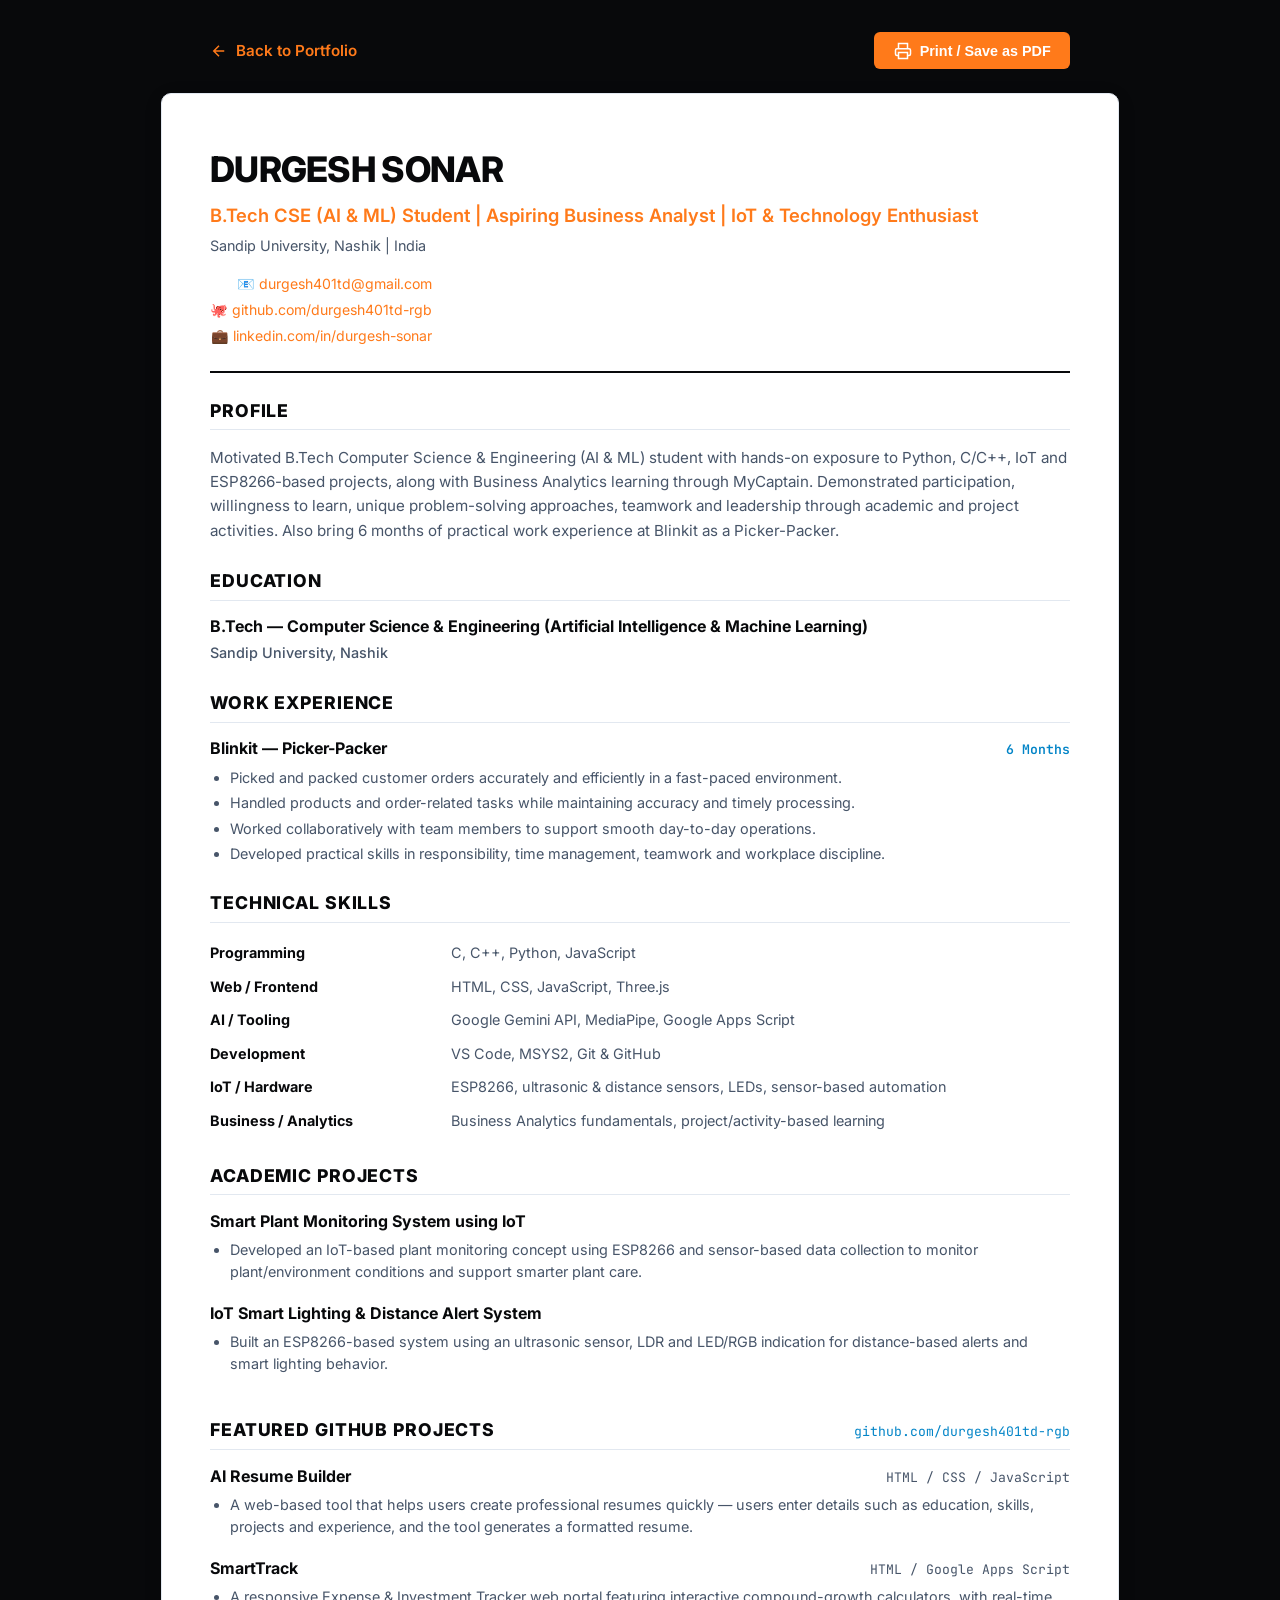
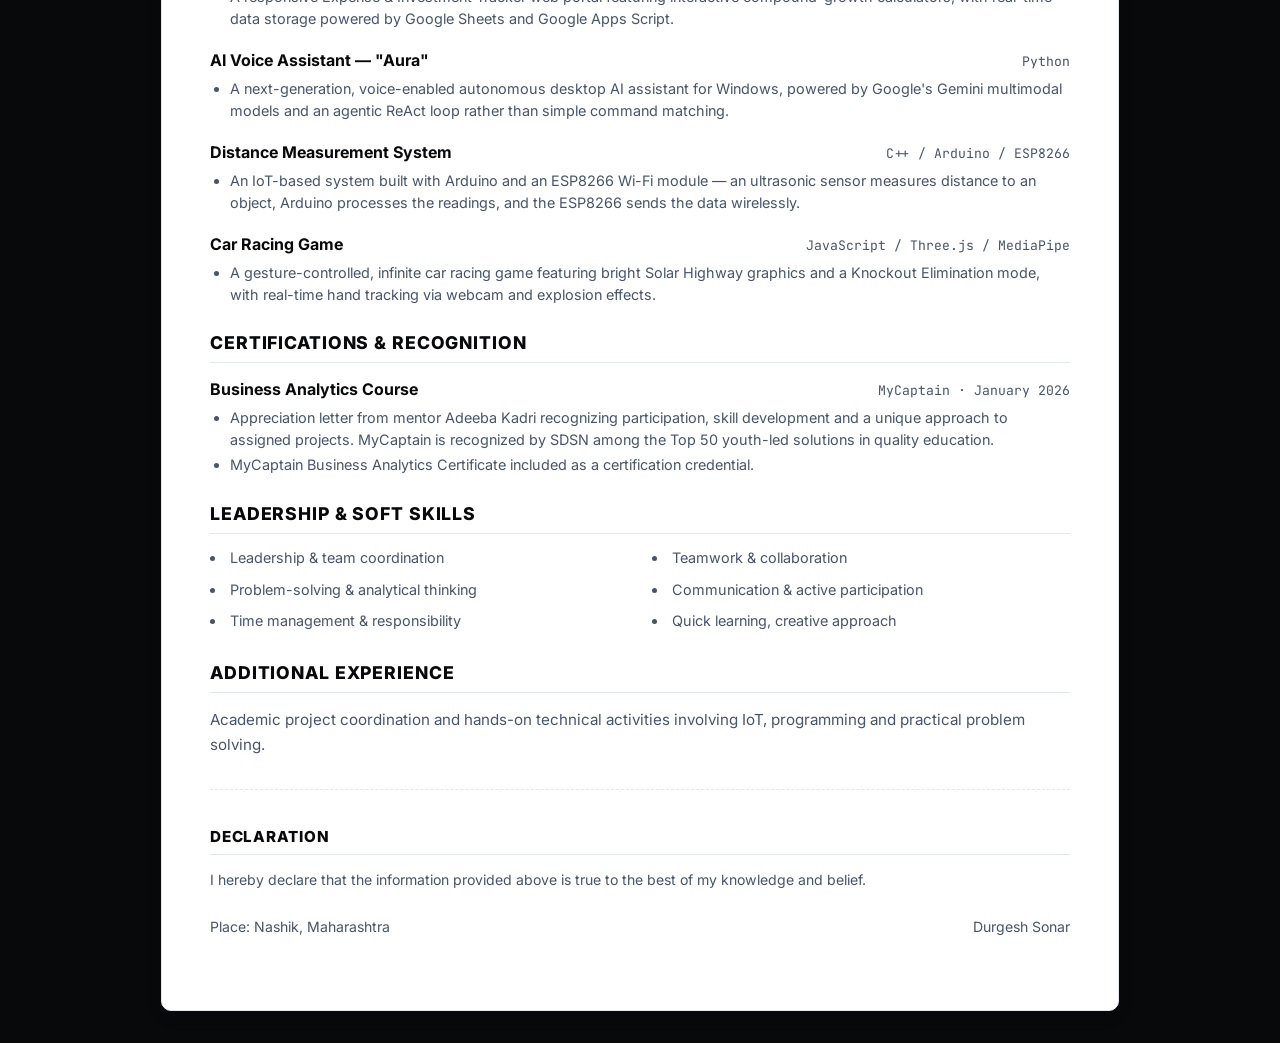
<file: resume.html>
<!DOCTYPE html>
<html lang="en">
<head>
  <meta charset="UTF-8">
  <meta name="viewport" content="width=device-width, initial-scale=1.0">
  <title>Durgesh Sonar - Resume</title>
  <meta name="description" content="Resume of Durgesh Sonar - B.Tech CSE (AI & ML) Student, Sandip University, Nashik">
  <link rel="stylesheet" href="css/resume.css">
  <link rel="preconnect" href="https://fonts.googleapis.com">
  <link rel="preconnect" href="https://fonts.gstatic.com" crossorigin>
  <link href="https://fonts.googleapis.com/css2?family=Inter:wght@400;500;600;700;800&family=JetBrains+Mono:wght@400;600&display=swap" rel="stylesheet">
</head>
<body class="resume-page-body">

  <header class="resume-toolbar">
    <a href="index.html" class="back-link">
      <svg width="18" height="18" viewBox="0 0 24 24" fill="none" stroke="currentColor" stroke-width="2"><path d="M19 12H5M12 19l-7-7 7-7"/></svg>
      Back to Portfolio
    </a>
    <div class="actions">
      <button class="resume-btn" onclick="window.print()">
        <svg width="18" height="18" viewBox="0 0 24 24" fill="none" stroke="currentColor" stroke-width="2"><path d="M6 9V2h12v7M6 18H4a2 2 0 01-2-2v-5a2 2 0 012-2h16a2 2 0 012 2v5a2 2 0 01-2 2h-2"/><rect x="6" y="14" width="12" height="8"/></svg>
        Print / Save as PDF
      </button>
    </div>
  </header>

  <main class="resume-paper">
    <!-- Header -->
    <header class="res-header">
      <div class="res-name-title">
        <h1>DURGESH SONAR</h1>
        <h2>B.Tech CSE (AI &amp; ML) Student | Aspiring Business Analyst | IoT &amp; Technology Enthusiast</h2>
        <div style="font-size: 0.9rem; color: #475569; margin-top: 0.35rem;">
          Sandip University, Nashik | India
        </div>
      </div>
      <ul class="res-contact-info">
        <li>📧 <a href="mailto:durgesh401td@gmail.com">durgesh401td@gmail.com</a></li>
        <li>🐙 <a href="https://github.com/durgesh401td-rgb" target="_blank" rel="noopener">github.com/durgesh401td-rgb</a></li>
        <li>💼 <a href="https://www.linkedin.com/in/durgesh-sonar-441231389/" target="_blank" rel="noopener">linkedin.com/in/durgesh-sonar</a></li>
      </ul>
    </header>

    <!-- Profile -->
    <section class="res-section">
      <h3 class="res-section-title">PROFILE</h3>
      <p class="res-summary-text">
        Motivated B.Tech Computer Science &amp; Engineering (AI &amp; ML) student with hands-on exposure to Python, C/C++, IoT and ESP8266-based projects, along with Business Analytics learning through MyCaptain. Demonstrated participation, willingness to learn, unique problem-solving approaches, teamwork and leadership through academic and project activities. Also bring 6 months of practical work experience at Blinkit as a Picker-Packer.
      </p>
    </section>

    <!-- Education -->
    <section class="res-section">
      <h3 class="res-section-title">EDUCATION</h3>
      <article class="res-item" style="margin-bottom: 0.5rem;">
        <div class="res-item-head">
          <span class="res-item-title">B.Tech — Computer Science &amp; Engineering (Artificial Intelligence &amp; Machine Learning)</span>
        </div>
        <div class="res-item-subtitle" style="color: #475569; font-weight: 500;">Sandip University, Nashik</div>
      </article>
    </section>

    <!-- Work Experience -->
    <section class="res-section">
      <h3 class="res-section-title">WORK EXPERIENCE</h3>
      <article class="res-item">
        <div class="res-item-head">
          <span class="res-item-title">Blinkit — Picker-Packer</span>
          <span class="res-item-date" style="font-weight: 600; color: #0284c7;">6 Months</span>
        </div>
        <ul class="res-item-bullets">
          <li>Picked and packed customer orders accurately and efficiently in a fast-paced environment.</li>
          <li>Handled products and order-related tasks while maintaining accuracy and timely processing.</li>
          <li>Worked collaboratively with team members to support smooth day-to-day operations.</li>
          <li>Developed practical skills in responsibility, time management, teamwork and workplace discipline.</li>
        </ul>
      </article>
    </section>

    <!-- Technical Skills -->
    <section class="res-section">
      <h3 class="res-section-title">TECHNICAL SKILLS</h3>
      <table class="res-skills-table">
        <tbody>
          <tr>
            <td class="skill-label">Programming</td>
            <td class="skill-val">C, C++, Python, JavaScript</td>
          </tr>
          <tr>
            <td class="skill-label">Web / Frontend</td>
            <td class="skill-val">HTML, CSS, JavaScript, Three.js</td>
          </tr>
          <tr>
            <td class="skill-label">AI / Tooling</td>
            <td class="skill-val">Google Gemini API, MediaPipe, Google Apps Script</td>
          </tr>
          <tr>
            <td class="skill-label">Development</td>
            <td class="skill-val">VS Code, MSYS2, Git &amp; GitHub</td>
          </tr>
          <tr>
            <td class="skill-label">IoT / Hardware</td>
            <td class="skill-val">ESP8266, ultrasonic &amp; distance sensors, LEDs, sensor-based automation</td>
          </tr>
          <tr>
            <td class="skill-label">Business / Analytics</td>
            <td class="skill-val">Business Analytics fundamentals, project/activity-based learning</td>
          </tr>
        </tbody>
      </table>
    </section>

    <!-- Academic Projects -->
    <section class="res-section">
      <h3 class="res-section-title">ACADEMIC PROJECTS</h3>
      
      <article class="res-item">
        <div class="res-item-head">
          <span class="res-item-title">Smart Plant Monitoring System using IoT</span>
        </div>
        <ul class="res-item-bullets">
          <li>Developed an IoT-based plant monitoring concept using ESP8266 and sensor-based data collection to monitor plant/environment conditions and support smarter plant care.</li>
        </ul>
      </article>

      <article class="res-item">
        <div class="res-item-head">
          <span class="res-item-title">IoT Smart Lighting &amp; Distance Alert System</span>
        </div>
        <ul class="res-item-bullets">
          <li>Built an ESP8266-based system using an ultrasonic sensor, LDR and LED/RGB indication for distance-based alerts and smart lighting behavior.</li>
        </ul>
      </article>
    </section>

    <!-- Featured GitHub Projects -->
    <section class="res-section">
      <div style="display: flex; justify-content: space-between; align-items: baseline; border-bottom: 1.5px solid var(--res-border); padding-bottom: 0.35rem; margin-bottom: 0.85rem;">
        <h3 class="res-section-title" style="border-bottom: none; padding-bottom: 0; margin-bottom: 0;">FEATURED GITHUB PROJECTS</h3>
        <span style="font-family: var(--res-font-mono); font-size: 0.82rem; color: #0284c7;">github.com/durgesh401td-rgb</span>
      </div>

      <article class="res-item">
        <div class="res-item-head">
          <span class="res-item-title">AI Resume Builder</span>
          <span class="res-item-date">HTML / CSS / JavaScript</span>
        </div>
        <ul class="res-item-bullets">
          <li>A web-based tool that helps users create professional resumes quickly — users enter details such as education, skills, projects and experience, and the tool generates a formatted resume.</li>
        </ul>
      </article>

      <article class="res-item">
        <div class="res-item-head">
          <span class="res-item-title">SmartTrack</span>
          <span class="res-item-date">HTML / Google Apps Script</span>
        </div>
        <ul class="res-item-bullets">
          <li>A responsive Expense &amp; Investment Tracker web portal featuring interactive compound-growth calculators, with real-time data storage powered by Google Sheets and Google Apps Script.</li>
        </ul>
      </article>

      <article class="res-item">
        <div class="res-item-head">
          <span class="res-item-title">AI Voice Assistant — "Aura"</span>
          <span class="res-item-date">Python</span>
        </div>
        <ul class="res-item-bullets">
          <li>A next-generation, voice-enabled autonomous desktop AI assistant for Windows, powered by Google's Gemini multimodal models and an agentic ReAct loop rather than simple command matching.</li>
        </ul>
      </article>

      <article class="res-item">
        <div class="res-item-head">
          <span class="res-item-title">Distance Measurement System</span>
          <span class="res-item-date">C++ / Arduino / ESP8266</span>
        </div>
        <ul class="res-item-bullets">
          <li>An IoT-based system built with Arduino and an ESP8266 Wi-Fi module — an ultrasonic sensor measures distance to an object, Arduino processes the readings, and the ESP8266 sends the data wirelessly.</li>
        </ul>
      </article>

      <article class="res-item">
        <div class="res-item-head">
          <span class="res-item-title">Car Racing Game</span>
          <span class="res-item-date">JavaScript / Three.js / MediaPipe</span>
        </div>
        <ul class="res-item-bullets">
          <li>A gesture-controlled, infinite car racing game featuring bright Solar Highway graphics and a Knockout Elimination mode, with real-time hand tracking via webcam and explosion effects.</li>
        </ul>
      </article>
    </section>

    <!-- Certifications & Recognition -->
    <section class="res-section">
      <h3 class="res-section-title">CERTIFICATIONS &amp; RECOGNITION</h3>
      <article class="res-item">
        <div class="res-item-head">
          <span class="res-item-title">Business Analytics Course</span>
          <span class="res-item-date">MyCaptain · January 2026</span>
        </div>
        <ul class="res-item-bullets">
          <li>Appreciation letter from mentor Adeeba Kadri recognizing participation, skill development and a unique approach to assigned projects. MyCaptain is recognized by SDSN among the Top 50 youth-led solutions in quality education.</li>
          <li>MyCaptain Business Analytics Certificate included as a certification credential.</li>
        </ul>
      </article>
    </section>

    <!-- Leadership & Soft Skills -->
    <section class="res-section">
      <h3 class="res-section-title">LEADERSHIP &amp; SOFT SKILLS</h3>
      <ul class="res-item-bullets" style="display: grid; grid-template-columns: 1fr 1fr; gap: 0.35rem 1.5rem; list-style-position: inside; padding-left: 0;">
        <li>Leadership &amp; team coordination</li>
        <li>Teamwork &amp; collaboration</li>
        <li>Problem-solving &amp; analytical thinking</li>
        <li>Communication &amp; active participation</li>
        <li>Time management &amp; responsibility</li>
        <li>Quick learning, creative approach</li>
      </ul>
    </section>

    <!-- Additional Experience -->
    <section class="res-section">
      <h3 class="res-section-title">ADDITIONAL EXPERIENCE</h3>
      <p class="res-summary-text">
        Academic project coordination and hands-on technical activities involving IoT, programming and practical problem solving.
      </p>
    </section>

    <!-- Declaration -->
    <section class="res-section" style="margin-top: 2rem; border-top: 1px dashed var(--res-border); padding-top: 1.25rem;">
      <h3 class="res-section-title" style="font-size: 0.95rem;">DECLARATION</h3>
      <p class="res-summary-text" style="font-size: 0.88rem; margin-bottom: 1.5rem;">
        I hereby declare that the information provided above is true to the best of my knowledge and belief.
      </p>
      <div style="display: flex; justify-content: space-between; font-size: 0.88rem; color: #475569;">
        <span>Place: Nashik, Maharashtra</span>
        <span>Durgesh Sonar</span>
      </div>
    </section>
  </main>

</body>
</html>
</file>
<file: css/resume.css>
/* ==========================================================================
   RESUME STYLESHEET - DURGESH SONAR
   Screen & High-Fidelity Print (ATS Friendly & Elegant)
   ========================================================================== */

:root {
  --res-bg: #ffffff;
  --res-text: #1e293b;
  --res-text-light: #475569;
  --res-primary: #FF7A1A;
  --res-primary-dark: #D95E0B;
  --res-secondary: #08090B;
  --res-border: #e2e8f0;
  --res-font: 'Inter', -apple-system, BlinkMacSystemFont, 'Segoe UI', Roboto, sans-serif;
  --res-font-mono: 'JetBrains Mono', monospace;
}

body.resume-page-body {
  background-color: #08090B;
  color: var(--res-text);
  font-family: var(--res-font);
  line-height: 1.55;
  margin: 0;
  padding: 2rem 1rem;
}

.resume-toolbar {
  max-width: 860px;
  margin: 0 auto 1.5rem auto;
  display: flex;
  justify-content: space-between;
  align-items: center;
  flex-wrap: wrap;
  gap: 1rem;
}

.resume-toolbar .back-link {
  display: inline-flex;
  align-items: center;
  gap: 0.5rem;
  font-size: 0.95rem;
  font-weight: 600;
  color: var(--res-primary);
  text-decoration: none;
}

.resume-toolbar .actions {
  display: flex;
  gap: 0.75rem;
}

.resume-btn {
  display: inline-flex;
  align-items: center;
  gap: 0.5rem;
  background: var(--res-primary);
  color: #ffffff;
  font-size: 0.9rem;
  font-weight: 600;
  padding: 0.6rem 1.2rem;
  border-radius: 6px;
  border: none;
  cursor: pointer;
  text-decoration: none;
  transition: opacity 0.2s;
}

.resume-btn:hover {
  opacity: 0.9;
}

.resume-paper {
  max-width: 860px;
  margin: 0 auto;
  background: var(--res-bg);
  padding: 3rem;
  border-radius: 10px;
  box-shadow: 0 4px 20px rgba(0, 0, 0, 0.08);
  border: 1px solid var(--res-border);
}

/* Header */
.res-header {
  border-bottom: 2px solid var(--res-secondary);
  padding-bottom: 1.5rem;
  margin-bottom: 1.5rem;
  display: flex;
  justify-content: space-between;
  align-items: flex-end;
  flex-wrap: wrap;
  gap: 1rem;
}

.res-name-title h1 {
  font-size: 2.2rem;
  font-weight: 800;
  color: var(--res-secondary);
  margin: 0 0 0.25rem 0;
  letter-spacing: -0.02em;
}

.res-name-title h2 {
  font-size: 1.15rem;
  font-weight: 600;
  color: var(--res-primary);
  margin: 0;
}

.res-contact-info {
  list-style: none;
  padding: 0;
  margin: 0;
  font-size: 0.88rem;
  color: var(--res-text-light);
  display: flex;
  flex-direction: column;
  gap: 0.25rem;
  text-align: right;
}

.res-contact-info a {
  color: var(--res-primary);
  text-decoration: none;
}

.res-contact-info a:hover {
  text-decoration: underline;
}

/* Sections */
.res-section {
  margin-bottom: 1.5rem;
}

.res-section-title {
  font-size: 1.1rem;
  font-weight: 800;
  text-transform: uppercase;
  letter-spacing: 0.05em;
  color: var(--res-secondary);
  border-bottom: 1.5px solid var(--res-border);
  padding-bottom: 0.35rem;
  margin-bottom: 0.85rem;
  display: flex;
  align-items: center;
  gap: 0.5rem;
}

.res-summary-text {
  font-size: 0.95rem;
  color: var(--res-text-light);
  line-height: 1.6;
}

/* Skill Table */
.res-skills-table {
  width: 100%;
  border-collapse: collapse;
  font-size: 0.9rem;
}

.res-skills-table td {
  padding: 0.35rem 0;
  vertical-align: top;
}

.res-skills-table td.skill-label {
  font-weight: 700;
  width: 28%;
  color: var(--res-secondary);
}

.res-skills-table td.skill-val {
  color: var(--res-text-light);
}

/* Items */
.res-item {
  margin-bottom: 1.15rem;
}

.res-item-head {
  display: flex;
  justify-content: space-between;
  align-items: baseline;
  flex-wrap: wrap;
  gap: 0.5rem;
  margin-bottom: 0.2rem;
}

.res-item-title {
  font-size: 1rem;
  font-weight: 700;
  color: var(--res-secondary);
}

.res-item-subtitle {
  font-size: 0.9rem;
  font-weight: 600;
  color: var(--res-primary);
}

.res-item-date {
  font-family: var(--res-font-mono);
  font-size: 0.82rem;
  color: var(--res-text-light);
}

.res-item-bullets {
  padding-left: 1.25rem;
  margin: 0.35rem 0 0 0;
  font-size: 0.9rem;
  color: var(--res-text-light);
}

.res-item-bullets li {
  margin-bottom: 0.25rem;
  line-height: 1.5;
}

/* Print Styles */
@media print {
  @page {
    margin: 1.2cm;
    size: letter portrait;
  }

  body.resume-page-body {
    background: #ffffff !important;
    padding: 0 !important;
  }

  .resume-toolbar {
    display: none !important;
  }

  .resume-paper {
    padding: 0 !important;
    box-shadow: none !important;
    border: none !important;
    max-width: 100% !important;
  }

  a {
    text-decoration: none !important;
    color: var(--res-secondary) !important;
  }
}
</file>
